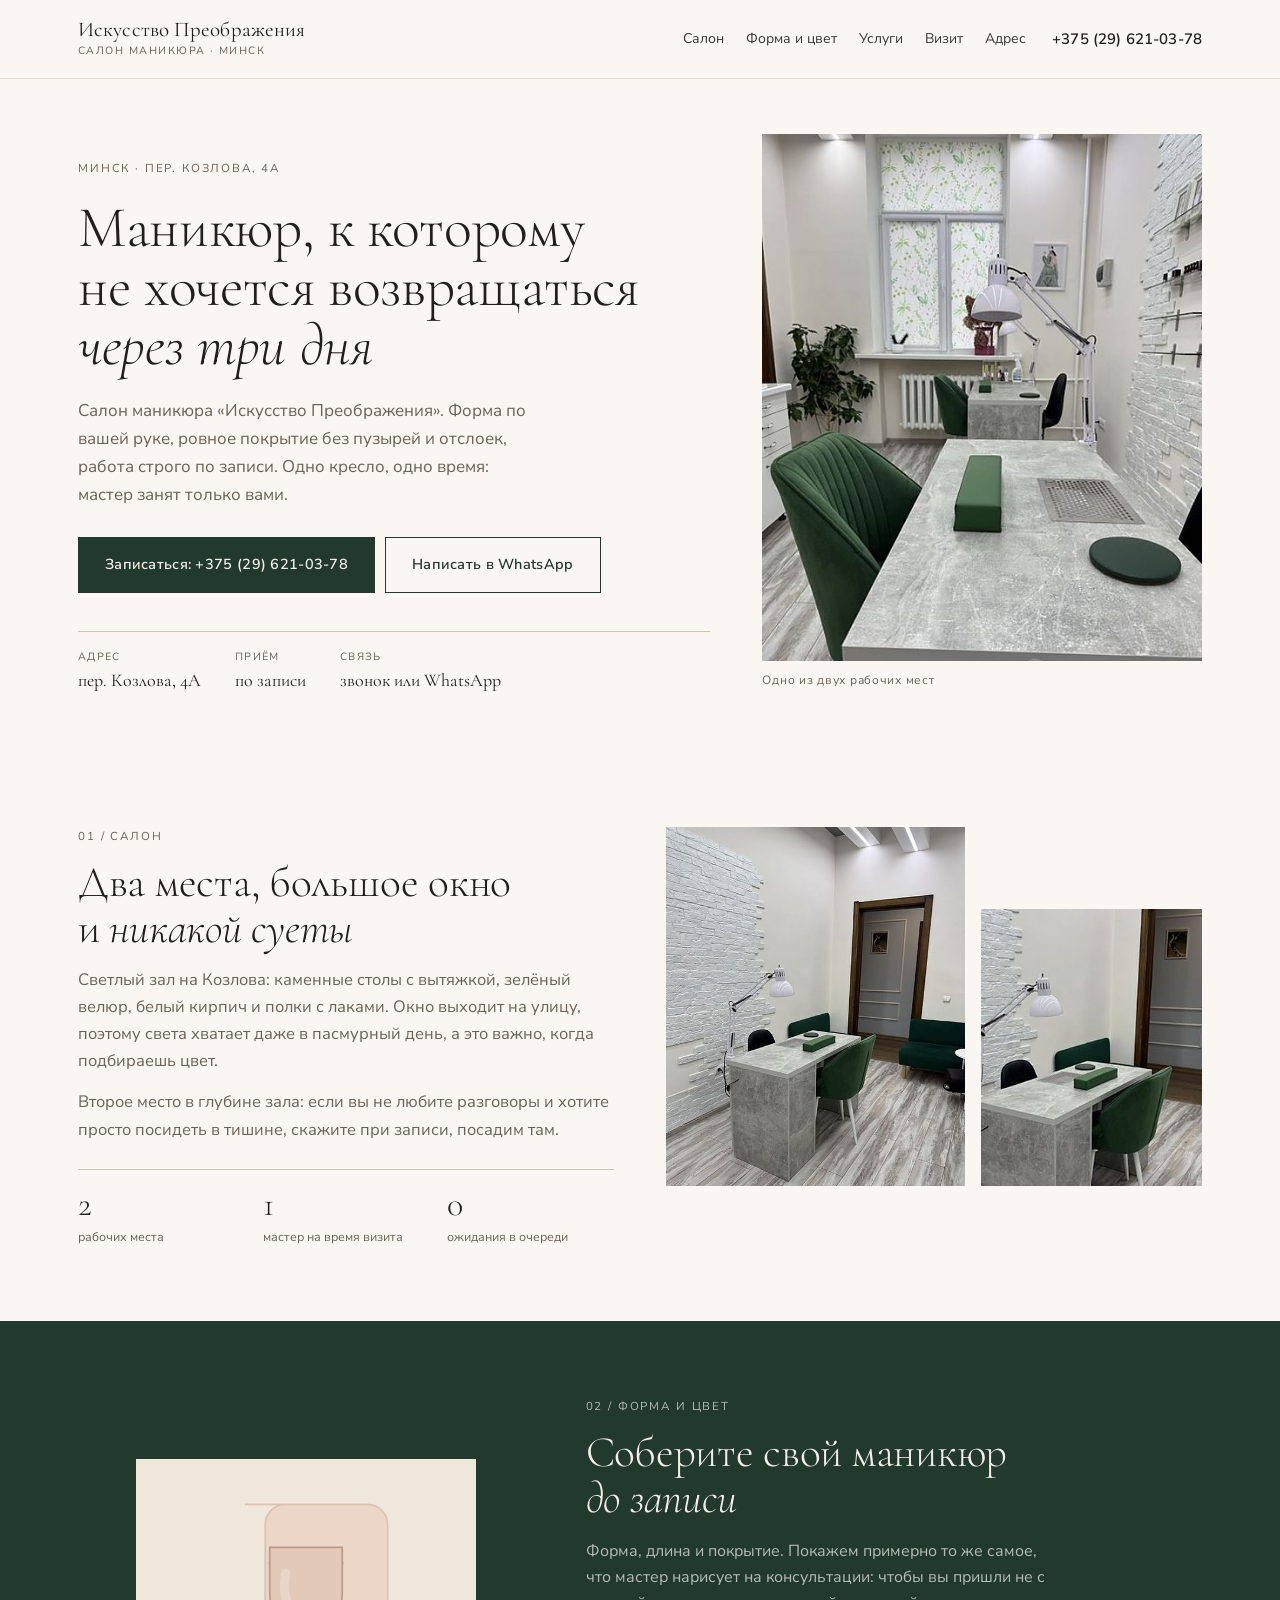
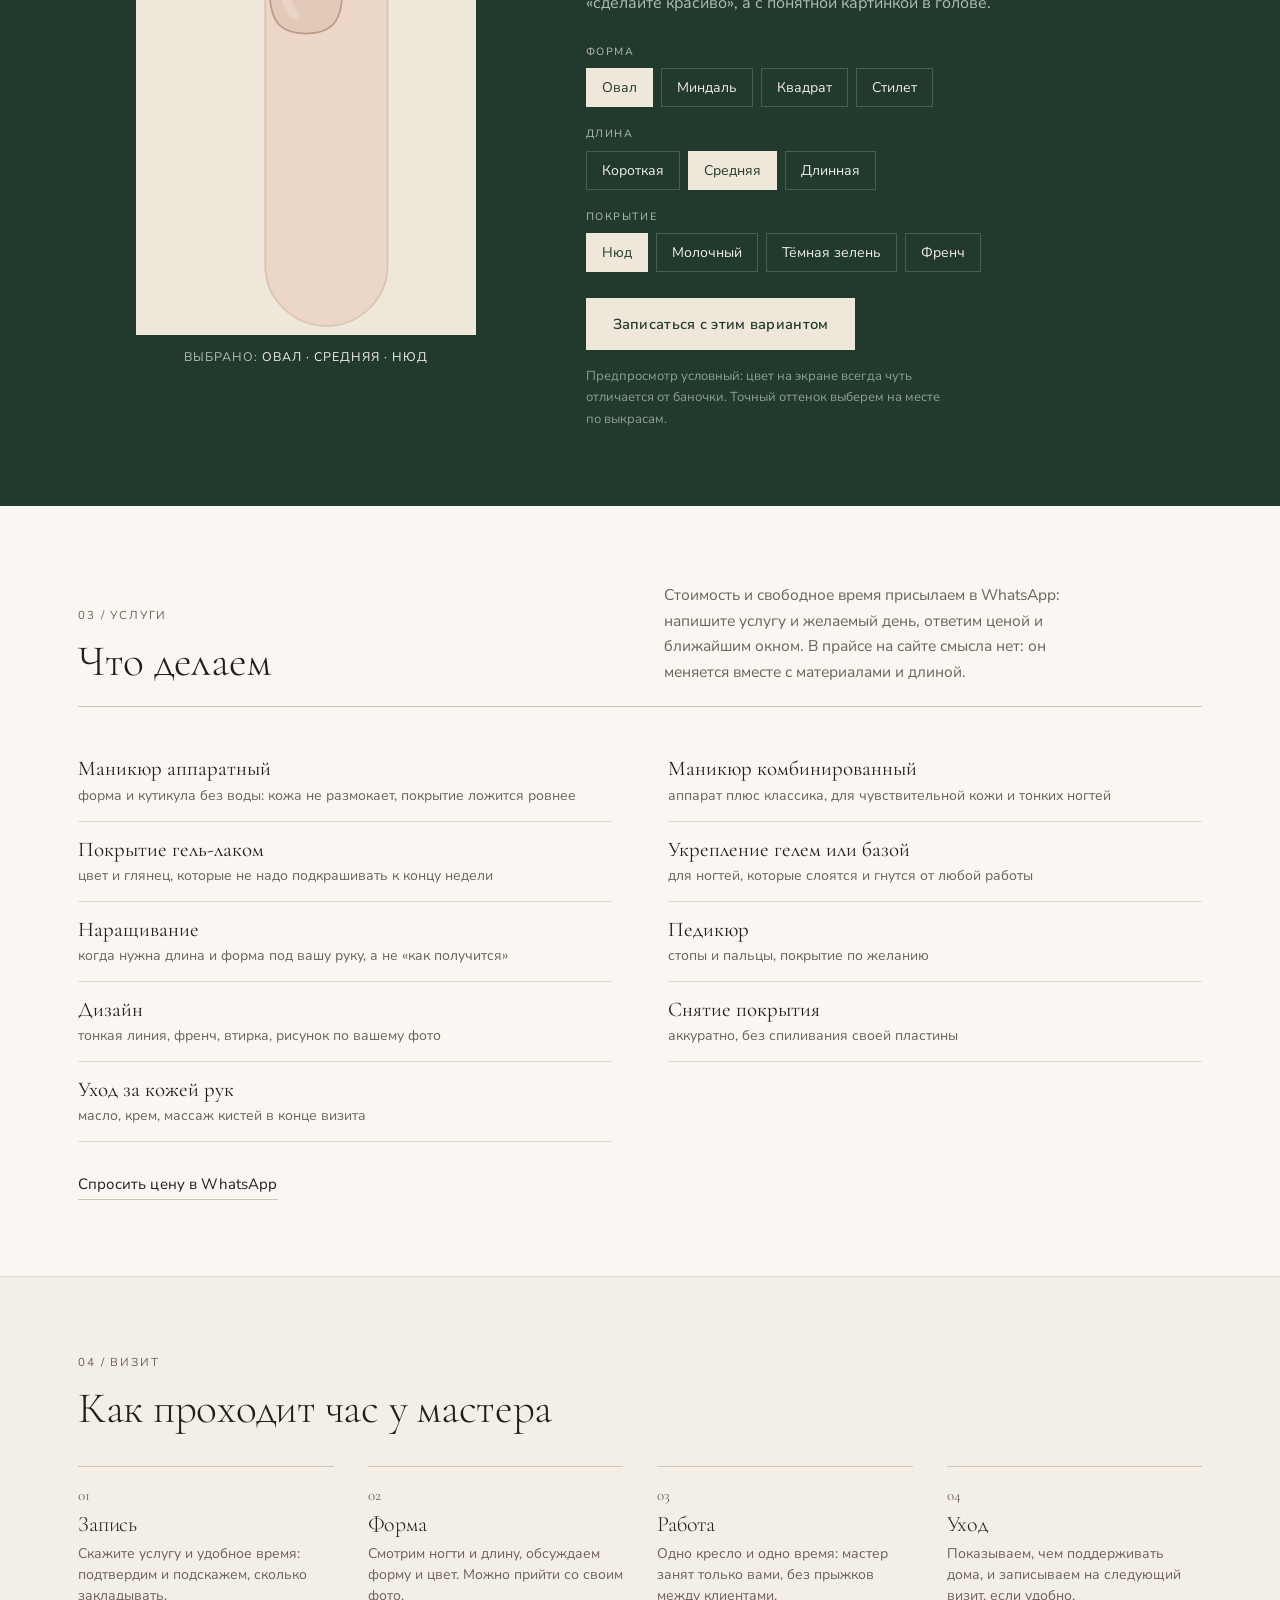
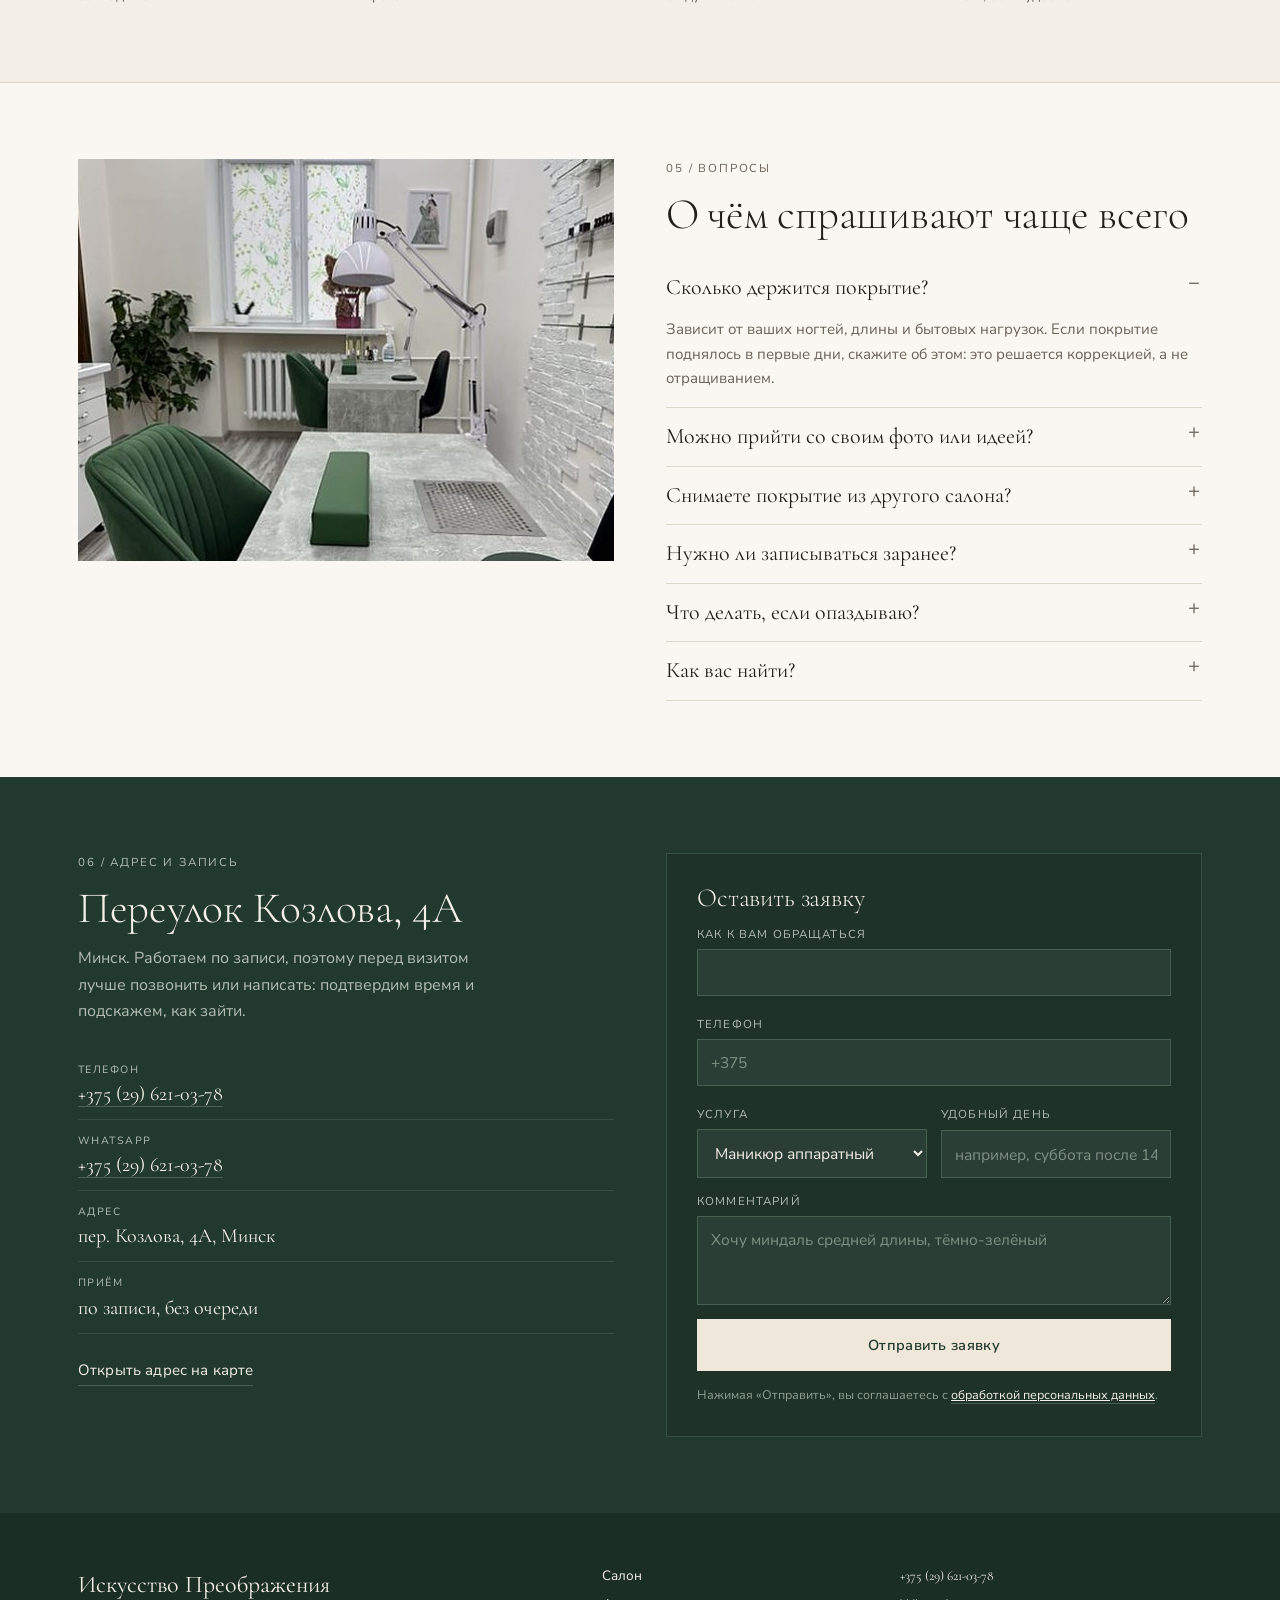
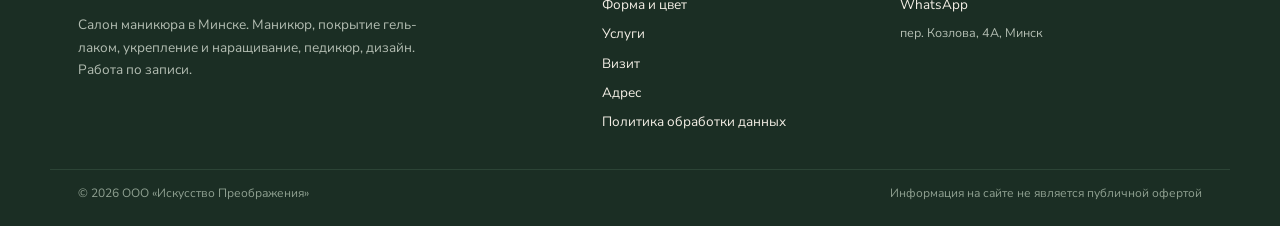
<file: index.html>
<!doctype html>
<html lang="ru">
<head>
<meta charset="utf-8">
<meta name="viewport" content="width=device-width, initial-scale=1">
<title>Салон маникюра «Искусство Преображения» в Минске: маникюр, гель-лак, педикюр</title>
<meta name="description" content="Салон маникюра в Минске на переулке Козлова, 4А: маникюр, покрытие гель-лаком, укрепление и наращивание, педикюр, дизайн. Работа по записи. Тел. +375 (29) 621-03-78.">
<link rel="canonical" href="https://romjjjke.github.io/preobrazhenie/">
<meta property="og:type" content="website">
<meta property="og:title" content="Салон маникюра «Искусство Преображения» в Минске: маникюр, гель-лак, педикюр">
<meta property="og:description" content="Салон маникюра в Минске на переулке Козлова, 4А: маникюр, покрытие гель-лаком, укрепление и наращивание, педикюр, дизайн. Работа по записи. Тел. +375 (29) 621-03-78.">
<meta property="og:url" content="https://romjjjke.github.io/preobrazhenie/">
<meta property="og:image" content="https://romjjjke.github.io/preobrazhenie/assets/img/hero.jpg">
<meta name="theme-color" content="#FAF7F2">
<link rel="icon" href="favicon.svg" type="image/svg+xml">
<link rel="preconnect" href="https://fonts.googleapis.com">
<link rel="preconnect" href="https://fonts.gstatic.com" crossorigin>
<link href="https://fonts.googleapis.com/css2?family=Cormorant+Garamond:ital,wght@0,300;0,400;0,500;1,300;1,400&family=Nunito+Sans:wght@300;400;600&display=swap" rel="stylesheet">
<link href="assets/css/style.css" rel="stylesheet">
<script type="application/ld+json">
{"@context":"https://schema.org","@type":"NailSalon","name":"Искусство Преображения","description":"Салон маникюра в Минске: маникюр, покрытие гель-лаком, укрепление, наращивание, педикюр, дизайн","telephone":"+375296210378","url":"https://romjjjke.github.io/preobrazhenie/","image":"https://romjjjke.github.io/preobrazhenie/assets/img/hero.jpg","address":{"@type":"PostalAddress","streetAddress":"переулок Козлова, 4А","addressLocality":"Минск","addressCountry":"BY"},"areaServed":"Минск"}
</script>
</head>
<body>
<a class="skip" href="#main">К содержанию</a>

<header class="head">
  <div class="wrap head-in">
    <a class="brand" href="index.html">
      <span class="brand__name">Искусство Преображения</span>
      <span class="brand__sub">салон маникюра · Минск</span>
    </a>
    <nav class="nav" aria-label="Разделы">
      <a href="#salon">Салон</a>
      <a href="#constructor">Форма и цвет</a>
      <a href="#uslugi">Услуги</a>
      <a href="#visit">Визит</a>
      <a href="#kontakty">Адрес</a>
    </nav>
    <a class="head-phone" href="tel:+375296210378">+375 (29) 621-03-78</a>
    <button class="burger" id="burger" aria-expanded="false" aria-controls="menu" aria-label="Меню"><span></span><span></span><span></span></button>
  </div>
</header>

<div class="menu" id="menu" hidden>
  <nav class="menu__nav" aria-label="Меню">
    <a href="#salon">Салон</a>
    <a href="#constructor">Форма и цвет</a>
    <a href="#uslugi">Услуги</a>
    <a href="#visit">Визит</a>
    <a href="#kontakty">Адрес</a>
  </nav>
  <div class="menu__foot">
    <a class="btn btn--fill" href="tel:+375296210378">+375 (29) 621-03-78</a>
    <a class="btn btn--line" href="https://wa.me/375296210378">WhatsApp</a>
    <p>пер. Козлова, 4А, Минск</p>
  </div>
</div>

<main id="main">

<section class="hero">
  <div class="wrap hero-grid">
    <div class="hero__copy">
      <p class="hero__kicker">Минск · пер. Козлова, 4А</p>
      <h1 class="hero__title">Маникюр, к которому<br>не хочется возвращаться<br><em>через три дня</em></h1>
      <p class="hero__lede">Салон маникюра «Искусство Преображения». Форма по вашей руке, ровное покрытие без пузырей и отслоек, работа строго по записи. Одно кресло, одно время: мастер занят только вами.</p>
      <div class="hero__actions">
        <a class="btn btn--fill" href="tel:+375296210378">Записаться: +375 (29) 621-03-78</a>
        <a class="btn btn--line" href="https://wa.me/375296210378">Написать в WhatsApp</a>
      </div>
      <dl class="hero__meta">
        <div><dt>Адрес</dt><dd>пер. Козлова, 4А</dd></div>
        <div><dt>Приём</dt><dd>по записи</dd></div>
        <div><dt>Связь</dt><dd>звонок или WhatsApp</dd></div>
      </dl>
    </div>
    <figure class="hero__media">
      <img src="assets/img/hero.jpg" alt="Рабочее место в салоне: каменный стол, зелёное кресло, лампа" width="520" height="606" fetchpriority="high" decoding="async">
      <figcaption>Одно из двух рабочих мест</figcaption>
    </figure>
  </div>
</section>

<section class="sec" id="salon">
  <div class="wrap salon">
    <div class="salon__text">
      <p class="sec-num">01 / Салон</p>
      <h2 class="h2">Два места, большое окно<br>и <em>никакой суеты</em></h2>
      <p class="lede">Светлый зал на Козлова: каменные столы с вытяжкой, зелёный велюр, белый кирпич и полки с лаками. Окно выходит на улицу, поэтому света хватает даже в пасмурный день, а это важно, когда подбираешь цвет.</p>
      <p class="lede">Второе место в глубине зала: если вы не любите разговоры и хотите просто посидеть в тишине, скажите при записи, посадим там.</p>
      <ul class="salon__facts">
        <li><b>2</b><span>рабочих места</span></li>
        <li><b>1</b><span>мастер на время визита</span></li>
        <li><b>0</b><span>ожидания в очереди</span></li>
      </ul>
    </div>
    <div class="salon__pics">
      <figure class="salon__pic salon__pic--big"><img src="assets/img/station.jpg" alt="Маникюрный стол с зелёным креслом и лампой" width="520" height="606" loading="lazy" decoding="async"></figure>
      <figure class="salon__pic salon__pic--small"><img src="assets/img/room.jpg" alt="Второй зал салона: диван и проход в соседнюю комнату" width="560" height="378" loading="lazy" decoding="async"></figure>
    </div>
  </div>
</section>

<section class="sec sec--dark" id="constructor">
  <div class="wrap">
    <div class="ctor">
      <div class="ctor__view">
        <svg class="nail" viewBox="0 0 300 420" role="img" aria-labelledby="nail-t">
          <title id="nail-t">Предпросмотр формы, длины и покрытия ногтя</title>
          <defs><clipPath id="nailClip"><path id="nailClipPath" d=""></path></clipPath></defs>
          <rect class="nail__bg" x="0" y="0" width="300" height="420"></rect>
          <path class="nail__finger" d="M96 40 h108 a18 18 0 0 1 18 18 v300 a54 54 0 0 1 -108 0 v-300 a18 18 0 0 1 18 -18 z"></path>
          <path class="nail__cuticle" d="M118 92 q32 -14 64 0"></path>
          <path id="nailPath" class="nail__plate" d=""></path>
          <g clip-path="url(#nailClip)"><rect id="nailFrench" class="nail__french" x="0" y="0" width="300" height="0" opacity="0"></rect></g>
          <path id="nailShine" class="nail__shine" d="" opacity="0"></path>
        </svg>
        <p class="ctor__caption">Выбрано: <span id="ctor-caption">овал · средняя · нюд</span></p>
      </div>

      <div class="ctor__side">
        <p class="sec-num sec-num--light">02 / Форма и цвет</p>
        <h2 class="h2 h2--light">Соберите свой маникюр<br><em>до записи</em></h2>
        <p class="ctor__lede">Форма, длина и покрытие. Покажем примерно то же самое, что мастер нарисует на консультации: чтобы вы пришли не с «сделайте красиво», а с понятной картинкой в голове.</p>

        <div class="ctor__groups">
          <div class="ctor__group">
            <p class="ctor__lab">Форма</p>
            <div class="opts" role="group" aria-label="Форма ногтя"><button class="opt is-on" type="button" data-group="shape" data-value="oval" aria-pressed="true">Овал</button><button class="opt" type="button" data-group="shape" data-value="almond" aria-pressed="false">Миндаль</button><button class="opt" type="button" data-group="shape" data-value="square" aria-pressed="false">Квадрат</button><button class="opt" type="button" data-group="shape" data-value="stiletto" aria-pressed="false">Стилет</button></div>
          </div>
          <div class="ctor__group">
            <p class="ctor__lab">Длина</p>
            <div class="opts" role="group" aria-label="Длина ногтя"><button class="opt" type="button" data-group="len" data-value="s" aria-pressed="false">Короткая</button><button class="opt is-on" type="button" data-group="len" data-value="m" aria-pressed="true">Средняя</button><button class="opt" type="button" data-group="len" data-value="l" aria-pressed="false">Длинная</button></div>
          </div>
          <div class="ctor__group">
            <p class="ctor__lab">Покрытие</p>
            <div class="opts" role="group" aria-label="Покрытие"><button class="opt is-on" type="button" data-group="coat" data-value="nude" aria-pressed="true">Нюд</button><button class="opt" type="button" data-group="coat" data-value="milk" aria-pressed="false">Молочный</button><button class="opt" type="button" data-group="coat" data-value="pine" aria-pressed="false">Тёмная зелень</button><button class="opt" type="button" data-group="coat" data-value="french" aria-pressed="false">Френч</button></div>
          </div>
        </div>

        <button class="btn btn--light" type="button" id="ctor-send">Записаться с этим вариантом</button>
        <p class="ctor__note">Предпросмотр условный: цвет на экране всегда чуть отличается от баночки. Точный оттенок выберем на месте по выкрасам.</p>
      </div>
    </div>
  </div>
</section>

<section class="sec" id="uslugi">
  <div class="wrap">
    <div class="uslugi__head">
      <div>
        <p class="sec-num">03 / Услуги</p>
        <h2 class="h2">Что делаем</h2>
      </div>
      <p class="uslugi__note">Стоимость и свободное время присылаем в WhatsApp: напишите услугу и желаемый день, ответим ценой и ближайшим окном. В прайсе на сайте смысла нет: он меняется вместе с материалами и длиной.</p>
    </div>
    <ul class="srv-list"><li><span class="srv__name">Маникюр аппаратный</span><span class="srv__desc">форма и кутикула без воды: кожа не размокает, покрытие ложится ровнее</span></li><li><span class="srv__name">Маникюр комбинированный</span><span class="srv__desc">аппарат плюс классика, для чувствительной кожи и тонких ногтей</span></li><li><span class="srv__name">Покрытие гель-лаком</span><span class="srv__desc">цвет и глянец, которые не надо подкрашивать к концу недели</span></li><li><span class="srv__name">Укрепление гелем или базой</span><span class="srv__desc">для ногтей, которые слоятся и гнутся от любой работы</span></li><li><span class="srv__name">Наращивание</span><span class="srv__desc">когда нужна длина и форма под вашу руку, а не «как получится»</span></li><li><span class="srv__name">Педикюр</span><span class="srv__desc">стопы и пальцы, покрытие по желанию</span></li><li><span class="srv__name">Дизайн</span><span class="srv__desc">тонкая линия, френч, втирка, рисунок по вашему фото</span></li><li><span class="srv__name">Снятие покрытия</span><span class="srv__desc">аккуратно, без спиливания своей пластины</span></li><li><span class="srv__name">Уход за кожей рук</span><span class="srv__desc">масло, крем, массаж кистей в конце визита</span></li></ul>
    <p class="sec-link"><a class="link" href="https://wa.me/375296210378">Спросить цену в WhatsApp</a></p>
  </div>
</section>

<section class="sec sec--tint" id="visit">
  <div class="wrap">
    <p class="sec-num">04 / Визит</p>
    <h2 class="h2">Как проходит час у мастера</h2>
    <ol class="vsteps"><li><span class="vstep__n">01</span><h3>Запись</h3><p>Скажите услугу и удобное время: подтвердим и подскажем, сколько закладывать.</p></li><li><span class="vstep__n">02</span><h3>Форма</h3><p>Смотрим ногти и длину, обсуждаем форму и цвет. Можно прийти со своим фото.</p></li><li><span class="vstep__n">03</span><h3>Работа</h3><p>Одно кресло и одно время: мастер занят только вами, без прыжков между клиентами.</p></li><li><span class="vstep__n">04</span><h3>Уход</h3><p>Показываем, чем поддерживать дома, и записываем на следующий визит, если удобно.</p></li></ol>
  </div>
</section>

<section class="sec">
  <div class="wrap two">
    <figure class="two__media"><img src="assets/img/detail.jpg" alt="Полки с лаками на стене из белого кирпича" width="560" height="404" loading="lazy" decoding="async"></figure>
    <div>
      <p class="sec-num">05 / Вопросы</p>
      <h2 class="h2">О чём спрашивают чаще всего</h2>
      <div class="faq">
        <details open><summary>Сколько держится покрытие?</summary><p>Зависит от ваших ногтей, длины и бытовых нагрузок. Если покрытие поднялось в первые дни, скажите об этом: это решается коррекцией, а не отращиванием.</p></details>
        <details><summary>Можно прийти со своим фото или идеей?</summary><p>Да, и так даже проще: покажите картинку, обсудим, что реально повторить на вашей длине и форме.</p></details>
        <details><summary>Снимаете покрытие из другого салона?</summary><p>Да. Снимаем аккуратно, без спиливания своей пластины, и сразу говорим, в каком состоянии ногти.</p></details>
        <details><summary>Нужно ли записываться заранее?</summary><p>Да, работаем по записи: так у каждого клиента своё время и мастер не отвлекается. Напишите в WhatsApp, подберём ближайшее окно.</p></details>
        <details><summary>Что делать, если опаздываю?</summary><p>Предупредите звонком или сообщением. Если опоздание большое, визит может сократиться или перенестись, чтобы не сдвинуть следующую запись.</p></details>
        <details><summary>Как вас найти?</summary><p>Переулок Козлова, 4А в Минске. Если не получается найти вход, позвоните: подскажем, куда заходить и на какой этаж подниматься.</p></details>
      </div>
    </div>
  </div>
</section>

<section class="sec sec--dark" id="kontakty">
  <div class="wrap contact">
    <div>
      <p class="sec-num sec-num--light">06 / Адрес и запись</p>
      <h2 class="h2 h2--light">Переулок Козлова, 4А</h2>
      <p class="contact__lede">Минск. Работаем по записи, поэтому перед визитом лучше позвонить или написать: подтвердим время и подскажем, как зайти.</p>
      <dl class="facts">
        <div><dt>Телефон</dt><dd><a href="tel:+375296210378">+375 (29) 621-03-78</a></dd></div>
        <div><dt>WhatsApp</dt><dd><a href="https://wa.me/375296210378">+375 (29) 621-03-78</a></dd></div>
        <div><dt>Адрес</dt><dd>пер. Козлова, 4А, Минск</dd></div>
        <div><dt>Приём</dt><dd>по записи, без очереди</dd></div>
      </dl>
      <p class="contact__map"><a class="link link--light" href="https://maps.google.com/?q=%D0%BF%D0%B5%D1%80.%20%D0%9A%D0%BE%D0%B7%D0%BB%D0%BE%D0%B2%D0%B0%204%D0%90%2C%20%D0%9C%D0%B8%D0%BD%D1%81%D0%BA" rel="noopener" target="_blank">Открыть адрес на карте</a></p>
    </div>
    <div class="contact__form">
      <h3 class="contact__form-title">Оставить заявку</h3>
      <form class="form" id="lead-form" novalidate>
        <div class="field"><label for="f-name">Как к вам обращаться</label><input id="f-name" name="name" type="text" autocomplete="name" aria-describedby="e-name"><span class="field__error" id="e-name"></span></div>
        <div class="field"><label for="f-phone">Телефон</label><input id="f-phone" name="phone" type="tel" inputmode="tel" autocomplete="tel" placeholder="+375" aria-describedby="e-phone"><span class="field__error" id="e-phone"></span></div>
        <div class="grid-2">
          <div class="field"><label for="f-what">Услуга</label><select id="f-what" name="what"><option>Маникюр аппаратный</option><option>Маникюр комбинированный</option><option>Покрытие гель-лаком</option><option>Укрепление</option><option>Наращивание</option><option>Педикюр</option><option>Дизайн</option><option>Снятие покрытия</option></select></div>
          <div class="field"><label for="f-when">Удобный день</label><input id="f-when" name="when" type="text" placeholder="например, суббота после 14"></div>
        </div>
        <div class="field"><label for="f-note">Комментарий</label><textarea id="f-note" name="note" rows="3" placeholder="Хочу миндаль средней длины, тёмно-зелёный"></textarea></div>
        <button class="btn btn--light" type="submit">Отправить заявку</button>
        <p class="form__note form__note--light">Нажимая «Отправить», вы соглашаетесь с <a href="politika.html">обработкой персональных данных</a>.</p>
      </form>
      <div class="form-success" id="form-success" hidden>
        <p class="form-success__title">Заявка собрана</p>
        <p>Откройте WhatsApp: сообщение уже заполнено. Или позвоните, если удобнее голосом.</p>
        <div class="form-success__actions">
          <a class="btn btn--light" id="wa-link" href="https://wa.me/375296210378">Открыть WhatsApp</a>
          <button class="btn btn--ghost" type="button" id="again-btn">Изменить данные</button>
        </div>
      </div>
    </div>
  </div>
</section>

</main>

<footer class="foot">
  <div class="wrap foot-grid">
    <div>
      <p class="foot__name">Искусство Преображения</p>
      <p class="foot__about">Салон маникюра в Минске. Маникюр, покрытие гель-лаком, укрепление и наращивание, педикюр, дизайн. Работа по записи.</p>
    </div>
    <nav class="foot__nav" aria-label="Разделы">
      <a href="#salon">Салон</a>
      <a href="#constructor">Форма и цвет</a>
      <a href="#uslugi">Услуги</a>
      <a href="#visit">Визит</a>
      <a href="#kontakty">Адрес</a>
      <a href="politika.html">Политика обработки данных</a>
    </nav>
    <div class="foot__contact">
      <a class="foot__phone" href="tel:+375296210378">+375 (29) 621-03-78</a>
      <a href="https://wa.me/375296210378">WhatsApp</a>
      <p>пер. Козлова, 4А, Минск</p>
    </div>
  </div>
  <div class="wrap foot-bottom">
    <p>© <span id="year">2026</span> ООО «Искусство Преображения»</p>
    <p>Информация на сайте не является публичной офертой</p>
  </div>
</footer>

<script src="assets/js/main.js" defer></script>
</body>
</html>
</file>
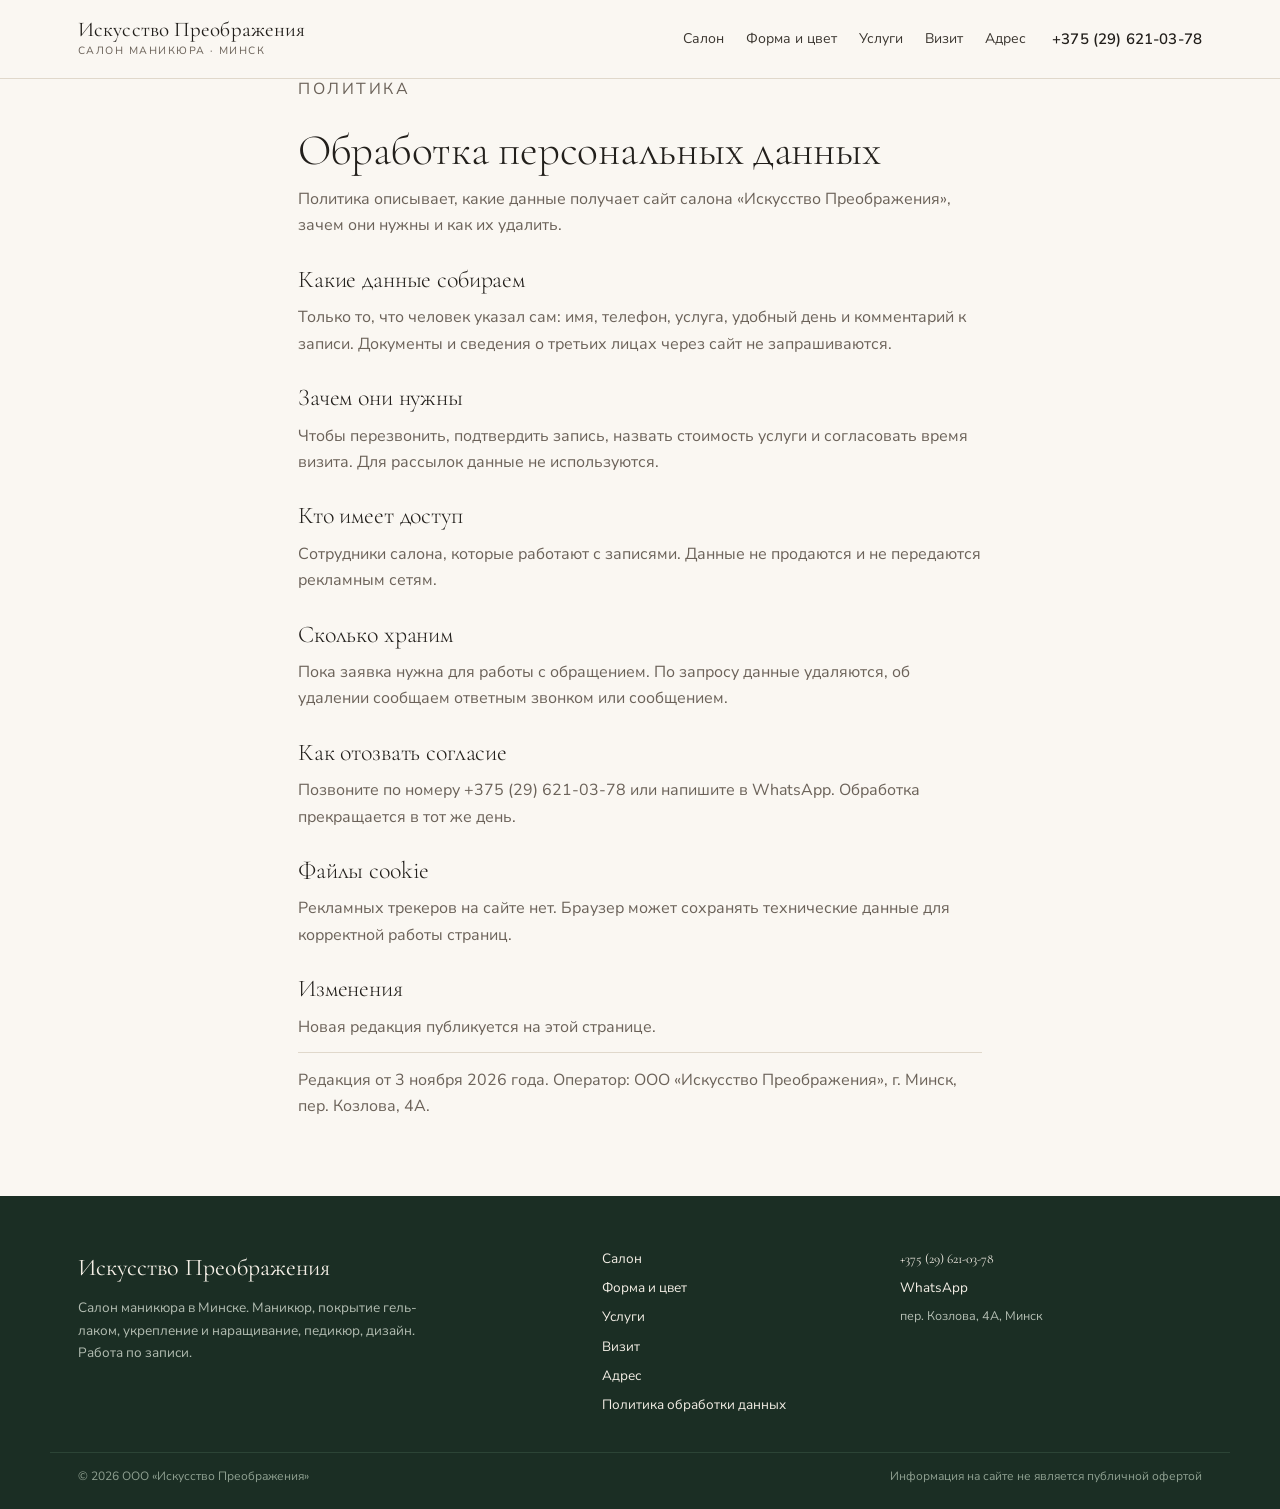
<file: politika.html>
<!doctype html>
<html lang="ru">
<head>
<meta charset="utf-8">
<meta name="viewport" content="width=device-width, initial-scale=1">
<title>Политика обработки данных: ООО «Искусство Преображения»</title>
<meta name="description" content="Какие данные получает сайт салона, зачем они нужны, сколько хранятся и как отозвать согласие. Оператор: ООО «Искусство Преображения», Минск.">
<link rel="canonical" href="https://romjjjke.github.io/preobrazhenie/politika.html">
<meta property="og:type" content="website">
<meta property="og:title" content="Политика обработки данных: ООО «Искусство Преображения»">
<meta property="og:description" content="Какие данные получает сайт салона, зачем они нужны, сколько хранятся и как отозвать согласие. Оператор: ООО «Искусство Преображения», Минск.">
<meta property="og:url" content="https://romjjjke.github.io/preobrazhenie/politika.html">
<meta property="og:image" content="https://romjjjke.github.io/preobrazhenie/assets/img/hero.jpg">
<meta name="theme-color" content="#FAF7F2">
<link rel="icon" href="favicon.svg" type="image/svg+xml">
<link rel="preconnect" href="https://fonts.googleapis.com">
<link rel="preconnect" href="https://fonts.gstatic.com" crossorigin>
<link href="https://fonts.googleapis.com/css2?family=Cormorant+Garamond:ital,wght@0,300;0,400;0,500;1,300;1,400&family=Nunito+Sans:wght@300;400;600&display=swap" rel="stylesheet">
<link href="assets/css/style.css" rel="stylesheet">
<script type="application/ld+json">
{"@context":"https://schema.org","@type":"NailSalon","name":"Искусство Преображения","description":"Салон маникюра в Минске: маникюр, покрытие гель-лаком, укрепление, наращивание, педикюр, дизайн","telephone":"+375296210378","url":"https://romjjjke.github.io/preobrazhenie/","image":"https://romjjjke.github.io/preobrazhenie/assets/img/hero.jpg","address":{"@type":"PostalAddress","streetAddress":"переулок Козлова, 4А","addressLocality":"Минск","addressCountry":"BY"},"areaServed":"Минск"}
</script>
</head>
<body>
<a class="skip" href="#main">К содержанию</a>

<header class="head">
  <div class="wrap head-in">
    <a class="brand" href="index.html">
      <span class="brand__name">Искусство Преображения</span>
      <span class="brand__sub">салон маникюра · Минск</span>
    </a>
    <nav class="nav" aria-label="Разделы">
      <a href="#salon">Салон</a>
      <a href="#constructor">Форма и цвет</a>
      <a href="#uslugi">Услуги</a>
      <a href="#visit">Визит</a>
      <a href="#kontakty">Адрес</a>
    </nav>
    <a class="head-phone" href="tel:+375296210378">+375 (29) 621-03-78</a>
    <button class="burger" id="burger" aria-expanded="false" aria-controls="menu" aria-label="Меню"><span></span><span></span><span></span></button>
  </div>
</header>

<div class="menu" id="menu" hidden>
  <nav class="menu__nav" aria-label="Меню">
    <a href="#salon">Салон</a>
    <a href="#constructor">Форма и цвет</a>
    <a href="#uslugi">Услуги</a>
    <a href="#visit">Визит</a>
    <a href="#kontakty">Адрес</a>
  </nav>
  <div class="menu__foot">
    <a class="btn btn--fill" href="tel:+375296210378">+375 (29) 621-03-78</a>
    <a class="btn btn--line" href="https://wa.me/375296210378">WhatsApp</a>
    <p>пер. Козлова, 4А, Минск</p>
  </div>
</div>

<main id="main">

<section class="sec">
  <div class="wrap legal">
    <p class="sec-num">Политика</p>
    <h1 class="h2">Обработка персональных данных</h1>
    <p>Политика описывает, какие данные получает сайт салона «Искусство Преображения», зачем они нужны и как их удалить.</p>
    <h2>Какие данные собираем</h2>
    <p>Только то, что человек указал сам: имя, телефон, услуга, удобный день и комментарий к записи. Документы и сведения о третьих лицах через сайт не запрашиваются.</p>
    <h2>Зачем они нужны</h2>
    <p>Чтобы перезвонить, подтвердить запись, назвать стоимость услуги и согласовать время визита. Для рассылок данные не используются.</p>
    <h2>Кто имеет доступ</h2>
    <p>Сотрудники салона, которые работают с записями. Данные не продаются и не передаются рекламным сетям.</p>
    <h2>Сколько храним</h2>
    <p>Пока заявка нужна для работы с обращением. По запросу данные удаляются, об удалении сообщаем ответным звонком или сообщением.</p>
    <h2>Как отозвать согласие</h2>
    <p>Позвоните по номеру +375 (29) 621-03-78 или напишите в WhatsApp. Обработка прекращается в тот же день.</p>
    <h2>Файлы cookie</h2>
    <p>Рекламных трекеров на сайте нет. Браузер может сохранять технические данные для корректной работы страниц.</p>
    <h2>Изменения</h2>
    <p>Новая редакция публикуется на этой странице.</p>
    <p class="legal__meta">Редакция от 3 ноября 2026 года. Оператор: ООО «Искусство Преображения», г. Минск, пер. Козлова, 4А.</p>
  </div>
</section>

</main>

<footer class="foot">
  <div class="wrap foot-grid">
    <div>
      <p class="foot__name">Искусство Преображения</p>
      <p class="foot__about">Салон маникюра в Минске. Маникюр, покрытие гель-лаком, укрепление и наращивание, педикюр, дизайн. Работа по записи.</p>
    </div>
    <nav class="foot__nav" aria-label="Разделы">
      <a href="#salon">Салон</a>
      <a href="#constructor">Форма и цвет</a>
      <a href="#uslugi">Услуги</a>
      <a href="#visit">Визит</a>
      <a href="#kontakty">Адрес</a>
      <a href="politika.html">Политика обработки данных</a>
    </nav>
    <div class="foot__contact">
      <a class="foot__phone" href="tel:+375296210378">+375 (29) 621-03-78</a>
      <a href="https://wa.me/375296210378">WhatsApp</a>
      <p>пер. Козлова, 4А, Минск</p>
    </div>
  </div>
  <div class="wrap foot-bottom">
    <p>© <span id="year">2026</span> ООО «Искусство Преображения»</p>
    <p>Информация на сайте не является публичной офертой</p>
  </div>
</footer>

<script src="assets/js/main.js" defer></script>
</body>
</html>
</file>
<file: assets/css/style.css>
/* Салон маникюра «Искусство Преображения», Минск */

:root{
  --paper:#FAF7F2;
  --tint:#F3EEE6;
  --cream:#EFE7DA;
  --ink:#221F1B;
  --ink-2:#3B3630;
  --mute:#6B6259;
  --line:#E0D8CB;
  --line-2:#CFC5B4;
  --pine:#22392E;
  --pine-2:#2C4A3A;
  --sage:#9CAB97;
  --on-dark:#F4EFE6;
  --on-dark-mute:#B3BDB2;

  --f-display:"Cormorant Garamond",Georgia,serif;
  --f-body:"Nunito Sans","Segoe UI",sans-serif;

  --wrap:1180px;
  --pad:28px;
  --head-h:78px;
  --ease:cubic-bezier(.2,.6,.3,1);
}

*,*::before,*::after{box-sizing:border-box}
[hidden]{display:none!important}
html{scroll-behavior:smooth;scroll-padding-top:92px;-webkit-text-size-adjust:100%;overflow-x:clip}
[id]{scroll-margin-top:92px}
body{margin:0;background:var(--paper);color:var(--ink);font-family:var(--f-body);font-size:16.5px;line-height:1.65;font-weight:400;-webkit-font-smoothing:antialiased;overflow-x:clip}
img{display:block;max-width:100%;height:auto}
a{color:inherit}
:focus-visible{outline:2px solid var(--pine);outline-offset:3px}
.sec--dark :focus-visible{outline-color:var(--sage)}
.skip{position:absolute;left:12px;top:-60px;background:var(--pine);color:#fff;padding:10px 18px;z-index:99;font-size:14px}
.skip:focus{top:10px}
.wrap{width:100%;max-width:var(--wrap);margin-inline:auto;padding-inline:var(--pad)}

h1,h2,h3{font-family:var(--f-display);font-weight:300;margin:0;line-height:1.06;letter-spacing:-.006em;text-wrap:balance}
h1 em,h2 em{font-style:italic;font-weight:300}
p{margin:0}
.lede{color:var(--mute);font-size:16.5px;max-width:56ch;margin-top:14px}
.sec-num{font-family:var(--f-body);font-size:11.5px;letter-spacing:.16em;text-transform:uppercase;color:var(--mute);margin-bottom:14px}
.sec-num--light{color:var(--on-dark-mute)}
.link{display:inline-block;color:var(--ink);text-decoration:none;border-bottom:1px solid var(--line-2);padding-bottom:2px;font-size:15px;letter-spacing:.01em}
.link:hover{border-color:var(--pine);color:var(--pine)}
.link--light{color:var(--on-dark);border-color:#4B6154}
.link--light:hover{color:#fff;border-color:var(--sage)}

/* Header */
.head{position:fixed;inset:0 0 auto;z-index:50;background:rgba(250,247,242,.94);backdrop-filter:blur(10px);border-bottom:1px solid var(--line)}
.head-in{display:flex;align-items:center;gap:26px;height:var(--head-h)}
.brand{text-decoration:none;display:grid;gap:2px}
.brand__name{font-family:var(--f-display);font-size:21px;line-height:1;letter-spacing:.005em}
.brand__sub{font-size:10.5px;letter-spacing:.14em;text-transform:uppercase;color:var(--mute)}
.nav{display:flex;gap:22px;margin-left:auto}
.nav a{text-decoration:none;font-size:14px;color:var(--ink-2);padding:5px 0;border-bottom:1px solid transparent}
.nav a:hover{border-color:var(--pine);color:var(--pine)}
.head-phone{font-size:15px;font-weight:600;text-decoration:none;white-space:nowrap;letter-spacing:.01em}
.head-phone:hover{color:var(--pine)}
.burger{display:none;margin-left:auto;width:40px;height:40px;border:1px solid var(--line-2);background:transparent;cursor:pointer;padding:0}
.burger span{display:block;width:16px;height:1px;background:var(--ink);margin:4px auto;transition:transform .2s,opacity .2s}
.burger[aria-expanded="true"] span:nth-child(1){transform:translateY(5px) rotate(45deg)}
.burger[aria-expanded="true"] span:nth-child(2){opacity:0}
.burger[aria-expanded="true"] span:nth-child(3){transform:translateY(-5px) rotate(-45deg)}
.menu{position:fixed;inset:var(--head-h) 0 0;background:var(--pine);color:var(--on-dark);z-index:45;padding:28px var(--pad);overflow-y:auto;display:grid;align-content:start;gap:26px}
.menu__nav{display:grid;max-width:var(--wrap);width:100%;margin-inline:auto}
.menu__nav a{font-family:var(--f-display);font-size:30px;text-decoration:none;color:var(--on-dark);border-bottom:1px solid #35513F;line-height:1.6}
.menu__foot{display:grid;gap:10px;justify-items:start;max-width:var(--wrap);width:100%;margin-inline:auto}
.menu__foot p{color:var(--on-dark-mute);font-size:14px}

/* Buttons */
.btn{display:inline-flex;align-items:center;justify-content:center;padding:15px 26px;font-family:var(--f-body);font-weight:600;font-size:14.5px;letter-spacing:.02em;text-decoration:none;border:1px solid var(--pine);cursor:pointer;transition:background .18s,color .18s,border-color .18s}
.btn--fill{background:var(--pine);color:var(--on-dark);border-color:var(--pine)}
.btn--fill:hover{background:var(--pine-2)}
.btn--line{background:transparent;color:var(--pine)}
.btn--line:hover{background:var(--pine);color:var(--on-dark)}
.btn--light{background:var(--cream);color:var(--pine);border-color:var(--cream)}
.btn--light:hover{background:#fff;border-color:#fff}
.btn--ghost{background:transparent;color:var(--on-dark);border-color:#4B6154}
.btn--ghost:hover{background:var(--on-dark);color:var(--pine)}
.menu .btn--line{border-color:#4B6154;color:var(--on-dark)}
.menu .btn--line:hover{background:var(--on-dark);color:var(--pine)}

/* Hero */
.hero{padding-top:calc(var(--head-h) + 56px);padding-bottom:60px}
.hero-grid{display:grid;grid-template-columns:minmax(0,1.18fr) minmax(0,.82fr);gap:52px;align-items:end}
.hero__kicker{font-size:11.5px;letter-spacing:.16em;text-transform:uppercase;color:var(--mute);margin-bottom:20px}
.hero__title{font-size:clamp(34px,4.6vw,58px);line-height:1.02}
.hero__lede{color:var(--mute);font-size:17px;max-width:46ch;margin-top:22px}
.hero__actions{display:flex;flex-wrap:wrap;gap:10px;margin-top:28px}
.hero__meta{display:flex;flex-wrap:wrap;gap:34px;margin:38px 0 0;padding-top:16px;border-top:1px solid var(--line-2)}
.hero__meta dt{font-size:10.5px;letter-spacing:.13em;text-transform:uppercase;color:var(--mute)}
.hero__meta dd{margin:4px 0 0;font-family:var(--f-display);font-size:18px;line-height:1.2}
.hero__media{margin:0;position:relative}
.hero__media img{width:100%;aspect-ratio:20/24;object-fit:cover}
.hero__media figcaption{font-size:12px;letter-spacing:.06em;color:var(--mute);margin-top:10px}

/* Sections */
.sec{padding:76px 0}
.sec--tint{background:var(--tint);border-top:1px solid var(--line);border-bottom:1px solid var(--line)}
.sec--dark{background:var(--pine);color:var(--on-dark)}
.h2{font-size:clamp(28px,3.4vw,44px);line-height:1.05}
.h2--light{color:var(--on-dark)}
.two{display:grid;grid-template-columns:repeat(2,minmax(0,1fr));gap:52px;align-items:start}
.two__media{margin:0}
.two__media img{width:100%;aspect-ratio:4/3;object-fit:cover}
.sec-link{margin-top:28px}

/* Салон */
.salon{display:grid;grid-template-columns:minmax(0,1fr) minmax(0,1fr);gap:52px;align-items:start}
.salon__facts{list-style:none;margin:26px 0 0;padding:0;display:grid;grid-template-columns:repeat(3,minmax(0,1fr));gap:18px;border-top:1px solid var(--line-2);padding-top:18px}
.salon__facts b{display:block;font-family:var(--f-display);font-size:34px;font-weight:300;line-height:1}
.salon__facts span{font-size:12.5px;color:var(--mute);display:block;margin-top:6px;line-height:1.4}
.salon__pics{display:grid;gap:16px;grid-template-columns:minmax(0,1.35fr) minmax(0,1fr);align-items:end}
.salon__pic{margin:0}
.salon__pic img{width:100%;object-fit:cover}
.salon__pic--big img{aspect-ratio:20/24}
.salon__pic--small img{aspect-ratio:4/5}

/* Конструктор */
.ctor{display:grid;grid-template-columns:minmax(0,.85fr) minmax(0,1.15fr);gap:52px;align-items:center}
.ctor__view{display:grid;gap:12px;justify-items:stretch}
.nail{width:100%;max-width:340px;justify-self:center;display:block}
.nail__bg{fill:var(--cream)}
.nail__finger{fill:#EBD6C8;stroke:#DCC2B1;stroke-width:1.5}
.nail__cuticle{fill:none;stroke:#D0AE9B;stroke-width:3;stroke-linecap:round;opacity:.7}
.nail__plate{fill:#E3C9B8;stroke:#B99B86;stroke-width:1.5;transition:fill .25s var(--ease),d .35s var(--ease)}
.nail__french{fill:#FBF7F2;transition:opacity .2s}
.nail__shine{fill:none;stroke:#fff;stroke-width:9;stroke-linecap:round;opacity:.22}
.ctor__caption{font-size:12.5px;letter-spacing:.08em;text-transform:uppercase;color:var(--on-dark-mute);text-align:center}
.ctor__caption span{color:var(--on-dark)}
.ctor__lede{color:var(--on-dark-mute);font-size:16px;max-width:46ch;margin-top:16px}
.ctor__groups{display:grid;gap:18px;margin:26px 0 26px}
.ctor__lab{font-size:10.5px;letter-spacing:.15em;text-transform:uppercase;color:var(--on-dark-mute);margin-bottom:8px}
.opts{display:flex;flex-wrap:wrap;gap:8px}
.opt{font-family:var(--f-body);font-size:14px;padding:9px 15px;background:transparent;color:var(--on-dark);border:1px solid #45604F;cursor:pointer;transition:background .16s,color .16s,border-color .16s}
.opt:hover{border-color:var(--sage);color:#fff}
.opt.is-on{background:var(--cream);color:var(--pine);border-color:var(--cream)}
.ctor__note{color:#8FA091;font-size:13px;margin-top:16px;max-width:46ch}

/* Услуги */
.uslugi__head{display:grid;grid-template-columns:minmax(0,1fr) minmax(0,1fr);gap:48px;align-items:end;margin-bottom:34px;border-bottom:1px solid var(--line-2);padding-bottom:22px}
.uslugi__note{color:var(--mute);font-size:15.5px;max-width:50ch}
.srv-list{list-style:none;margin:0;padding:0;display:grid;grid-template-columns:repeat(2,minmax(0,1fr));gap:0 56px}
.srv-list li{display:grid;gap:3px;padding:15px 0;border-bottom:1px solid var(--line)}
.srv__name{font-family:var(--f-display);font-size:21px;line-height:1.2}
.srv__desc{font-size:14px;color:var(--mute);line-height:1.5}

/* Визит */
.vsteps{list-style:none;margin:34px 0 0;padding:0;display:grid;grid-template-columns:repeat(4,minmax(0,1fr));gap:0 34px}
.vsteps li{padding-top:16px;border-top:1px solid var(--line-2)}
.vstep__n{font-family:var(--f-display);font-size:15px;color:var(--mute);display:block}
.vsteps h3{font-size:22px;margin:6px 0 6px}
.vsteps p{font-size:14px;color:var(--mute);line-height:1.5}

/* FAQ */
.faq{display:grid;margin-top:22px}
.faq details{border-bottom:1px solid var(--line)}
.faq summary{font-family:var(--f-display);font-size:22px;line-height:1.25;padding:15px 32px 15px 0;cursor:pointer;position:relative;list-style:none}
.faq summary::-webkit-details-marker{display:none}
.faq summary::after{content:"+";position:absolute;right:2px;top:11px;font-family:var(--f-body);font-size:20px;color:var(--mute)}
.faq details[open] summary::after{content:"−"}
.faq p{padding:0 0 16px;color:var(--mute);font-size:15px;max-width:70ch}

/* Контакты */
.contact{display:grid;grid-template-columns:minmax(0,1fr) minmax(0,1fr);gap:52px;align-items:start}
.contact__lede{color:var(--on-dark-mute);font-size:16px;max-width:44ch;margin-top:14px}
.contact__map{margin-top:22px}
.facts{margin:24px 0 0;display:grid}
.facts div{padding:12px 0;border-bottom:1px solid #35513F}
.facts dt{font-size:10.5px;letter-spacing:.14em;text-transform:uppercase;color:var(--on-dark-mute)}
.facts dd{margin:4px 0 0;font-family:var(--f-display);font-size:20px;line-height:1.25}
.facts dd a{text-decoration:none;border-bottom:1px solid #4B6154}
.facts dd a:hover{color:#fff;border-color:var(--sage)}
.contact__form{background:rgba(0,0,0,.12);border:1px solid #35513F;padding:30px}
.contact__form-title{font-family:var(--f-display);font-size:26px;margin-bottom:6px;color:var(--on-dark)}
.form{display:grid;gap:14px;margin-top:14px}
.grid-2{display:grid;grid-template-columns:repeat(2,minmax(0,1fr));gap:14px}
.field{display:grid;gap:5px}
.field label{font-size:11.5px;letter-spacing:.1em;text-transform:uppercase;color:var(--on-dark-mute)}
.field input,.field select,.field textarea{width:100%;padding:12px 13px;background:rgba(255,255,255,.06);border:1px solid #45604F;font-family:inherit;font-size:15.5px;color:var(--on-dark);border-radius:0}
.field select{color:var(--on-dark)}
.field input::placeholder,.field textarea::placeholder{color:#7F9184}
.field input:focus,.field select:focus,.field textarea:focus{outline:none;border-color:var(--sage);background:rgba(255,255,255,.1)}
.field input[aria-invalid="true"],.field textarea[aria-invalid="true"]{border-color:#D98B7A}
.field__error{font-size:12.5px;color:#E8A594}
.form__note{font-size:12.5px;color:#8FA091}
.form__note a{color:var(--on-dark);border-bottom:1px solid #4B6154}
.form-success{background:rgba(0,0,0,.14);border:1px solid #45604F;padding:22px;display:grid;gap:10px;justify-items:start;margin-top:14px}
.form-success__title{font-family:var(--f-display);font-size:24px;color:var(--on-dark)}
.form-success p{color:var(--on-dark-mute);font-size:15px}
.form-success__actions{display:flex;flex-wrap:wrap;gap:10px}

/* Подвал */
.foot{background:#1B2E24;color:var(--on-dark);padding:52px 0 22px}
.foot-grid{display:grid;grid-template-columns:minmax(0,1.3fr) minmax(0,.7fr) minmax(0,.8fr);gap:34px}
.foot__name{font-family:var(--f-display);font-size:24px}
.foot__about{color:var(--on-dark-mute);font-size:13.5px;margin-top:10px;max-width:44ch}
.foot__nav,.foot__contact{display:grid;gap:7px;align-content:start}
.foot__nav a,.foot__contact a{text-decoration:none;font-size:13.5px;color:var(--on-dark)}
.foot__nav a:hover,.foot__contact a:hover{color:var(--sage)}
.foot__phone{font-family:var(--f-display);font-size:21px}
.foot__contact p{color:var(--on-dark-mute);font-size:12.5px}
.foot-bottom{display:flex;flex-wrap:wrap;justify-content:space-between;gap:10px;margin-top:36px;padding-top:14px;border-top:1px solid #2C4436;font-size:12px;color:#8FA091}

/* Юридическое */
.legal{max-width:740px;display:grid;gap:12px}
.legal h2{font-size:24px;margin-top:16px}
.legal p{color:var(--mute);font-size:16px}
.legal a{color:var(--pine)}
.legal__meta{padding-top:14px;border-top:1px solid var(--line);font-size:14px}

@media (max-width:1080px){
  .nav,.head-phone{display:none}
  .burger{display:block}
  .hero-grid,.salon,.ctor,.two,.contact,.uslugi__head{grid-template-columns:minmax(0,1fr);gap:32px}
  .hero__media img{aspect-ratio:16/10}
  .vsteps,.srv-list{grid-template-columns:repeat(2,minmax(0,1fr))}
  .foot-grid{grid-template-columns:minmax(0,1fr);gap:22px}
  .salon__pics{grid-template-columns:minmax(0,1.3fr) minmax(0,1fr)}
}
@media (max-width:680px){
  :root{--pad:18px}
  body{font-size:16px}
  .sec{padding:52px 0}
  .hero{padding-top:calc(var(--head-h) + 30px)}
  .vsteps,.srv-list,.grid-2,.salon__facts{grid-template-columns:minmax(0,1fr)}
  .hero__meta{gap:20px}
  .salon__pics{grid-template-columns:minmax(0,1fr)}
  .salon__pic--small img{aspect-ratio:16/9}
  .contact__form{padding:20px}
  .foot-bottom{flex-direction:column}
  .hero__title{font-size:clamp(30px,8vw,40px)}
}
@media (prefers-reduced-motion:reduce){
  .nail__plate{transition:none}
}
</file>
